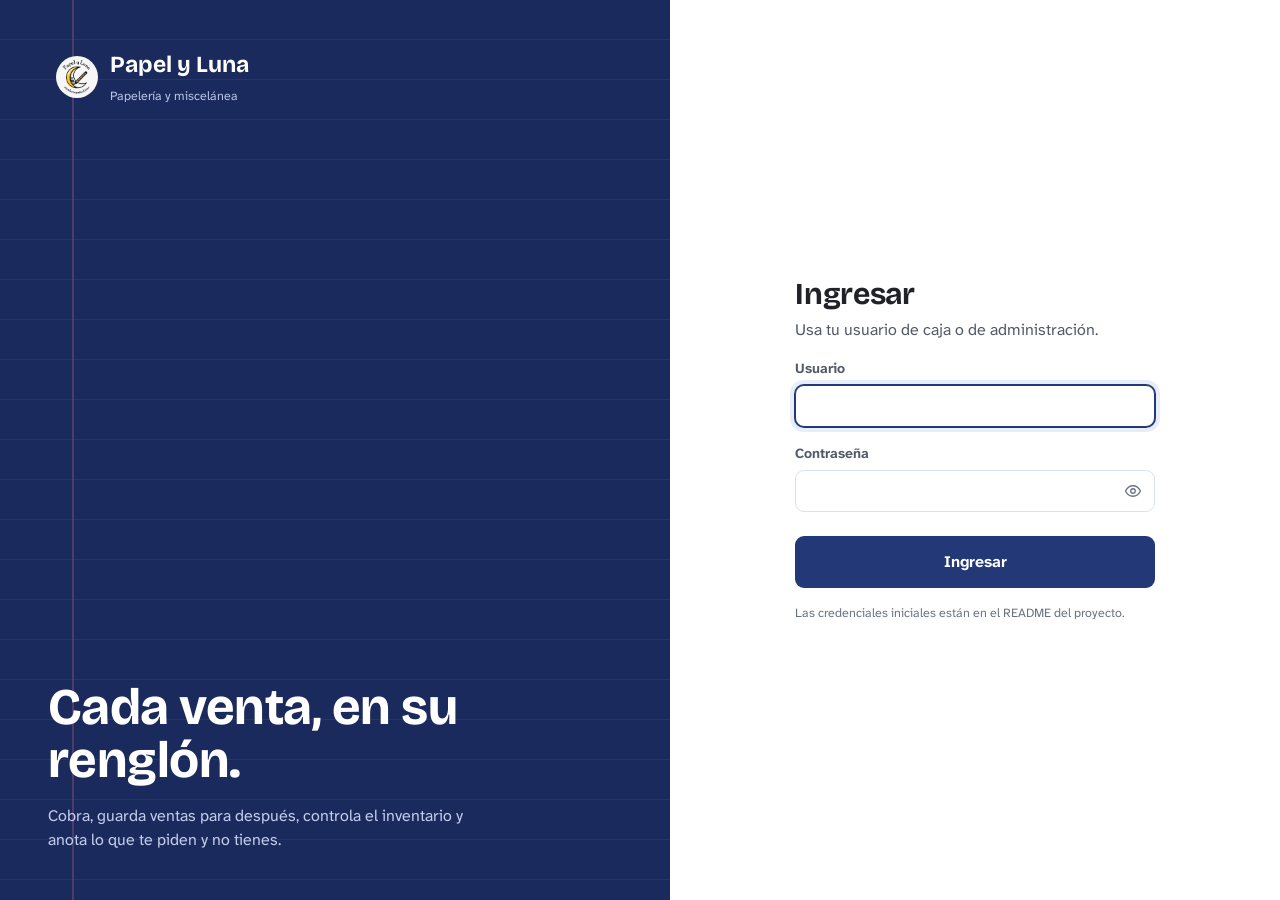
<file: frontend/index.html>
<!DOCTYPE html>
<html lang="es">
<head>
  <meta charset="UTF-8">
  <meta name="viewport" content="width=device-width, initial-scale=1.0">
  <title>Papel y Luna — Punto de venta</title>
  <meta name="theme-color" content="#1B2A5C">

  <!-- Sin sesión guardada no se muestra nada: directo al login -->
  <script>
    if (!localStorage.getItem("pos_sesion")) location.replace("login.html");
  </script>

  <link rel="preconnect" href="https://fonts.googleapis.com">
  <link rel="preconnect" href="https://fonts.gstatic.com" crossorigin>
  <link rel="stylesheet" href="https://fonts.googleapis.com/css2?family=Atkinson+Hyperlegible+Next:wght@400;700;800&family=Bricolage+Grotesque:opsz,wght@12..96,600;12..96,700;12..96,800&display=swap">
  <link rel="stylesheet" href="css/pos.css">
  <link rel="icon" href="img/logo.png">
</head>
<body>

  <!-- Íconos (se usan con <svg class="icono"><use href="#i-nombre"/></svg>) -->
  <svg width="0" height="0" style="position:absolute" aria-hidden="true">
    <symbol id="i-venta" viewBox="0 0 24 24"><path d="M6 3h12v18l-3-2-3 2-3-2-3 2z"/><path d="M9 8h6M9 12h6"/></symbol>
    <symbol id="i-ventas" viewBox="0 0 24 24"><path d="M4 6h16M4 12h16M4 18h10"/></symbol>
    <symbol id="i-productos" viewBox="0 0 24 24"><path d="m12 3 8 4.5v9L12 21l-8-4.5v-9z"/><path d="m4 7.5 8 4.5 8-4.5M12 12v9"/></symbol>
    <symbol id="i-compras" viewBox="0 0 24 24"><path d="M3 6h11v10H3zM14 9h4l3 3v4h-7"/><circle cx="7" cy="18" r="2"/><circle cx="17" cy="18" r="2"/></symbol>
    <symbol id="i-entidades" viewBox="0 0 24 24"><circle cx="9" cy="8" r="3.5"/><path d="M3 20c0-3.3 2.7-6 6-6s6 2.7 6 6"/><path d="M16 4.5a3.5 3.5 0 0 1 0 7M21 20c0-2.6-1.6-4.8-4-5.6"/></symbol>
    <symbol id="i-descuentos" viewBox="0 0 24 24"><path d="M3 12V4h8l10 10-8 8z"/><circle cx="7.5" cy="8.5" r="1.5"/></symbol>
    <symbol id="i-faltantes" viewBox="0 0 24 24"><path d="M8 4h8v3H8z"/><path d="M16 5h3v16H5V5h3"/><path d="M9 12h6M9 16h4"/></symbol>
    <symbol id="i-reportes" viewBox="0 0 24 24"><path d="M4 20V10M10 20V4M16 20v-7M22 20H2"/></symbol>
    <symbol id="i-buscar" viewBox="0 0 24 24"><circle cx="11" cy="11" r="7"/><path d="m20 20-4-4"/></symbol>
    <symbol id="i-editar" viewBox="0 0 24 24"><path d="M4 20h4L19 9l-4-4L4 16z"/><path d="m13.5 6.5 4 4"/></symbol>
    <symbol id="i-eliminar" viewBox="0 0 24 24"><path d="M4 7h16M10 11v6M14 11v6M6 7l1 13h10l1-13M9 7V4h6v3"/></symbol>
    <symbol id="i-salir" viewBox="0 0 24 24"><path d="M15 4h4v16h-4M10 8l-4 4 4 4M6 12h10"/></symbol>
    <symbol id="i-luna" viewBox="0 0 24 24"><path d="M20 14.5A8 8 0 1 1 9.5 4a6.5 6.5 0 0 0 10.5 10.5z"/></symbol>
    <symbol id="i-menu" viewBox="0 0 24 24"><path d="M4 7h16M4 12h16M4 17h16"/></symbol>
    <symbol id="i-cerrar" viewBox="0 0 24 24"><path d="M6 6l12 12M18 6 6 18"/></symbol>
    <symbol id="i-imprimir" viewBox="0 0 24 24"><path d="M7 9V3h10v6M7 17H4v-7h16v7h-3"/><path d="M7 14h10v7H7z"/></symbol>
    <symbol id="i-check" viewBox="0 0 24 24"><path d="m5 12 5 5 9-10"/></symbol>
    <symbol id="i-reembolso" viewBox="0 0 24 24"><path d="M9 14 4 9l5-5"/><path d="M4 9h10a6 6 0 0 1 0 12h-3"/></symbol>
    <symbol id="i-mas" viewBox="0 0 24 24"><path d="M12 5v14M5 12h14"/></symbol>
    <symbol id="i-recargar" viewBox="0 0 24 24"><path d="M20 12a8 8 0 1 1-2.3-5.7M20 4v5h-5"/></symbol>
    <symbol id="i-guardar" viewBox="0 0 24 24"><path d="M5 4h11l3 3v13H5z"/><path d="M8 4v5h7V4M8 20v-6h8v6"/></symbol>
    <symbol id="i-ojo" viewBox="0 0 24 24"><path d="M2 12s3.5-7 10-7 10 7 10 7-3.5 7-10 7S2 12 2 12z"/><circle cx="12" cy="12" r="3"/></symbol>
    <symbol id="i-nota" viewBox="0 0 24 24"><path d="M5 4h14v16H5z"/><path d="M9 9h6M9 13h6M9 17h3"/></symbol>
  </svg>

  <a href="#contenido-principal" class="solo-lector">Saltar al contenido</a>

  <div class="shell">

    <!-- ========== BARRA LATERAL ========== -->
    <aside class="rail" id="rail" aria-label="Menú principal">
      <div class="marca">
        <img src="img/logo.png" alt="">
        <div>
          <strong>Papel y Luna</strong>
          <span>Punto de venta</span>
        </div>
      </div>

      <nav class="app-nav" id="app-nav" aria-label="Módulos">
        <button type="button" data-ir="venta" data-titulo="Nueva venta"><svg class="icono"><use href="#i-venta"/></svg>Nueva venta</button>
        <button type="button" data-ir="ventas" data-titulo="Historial de ventas"><svg class="icono"><use href="#i-ventas"/></svg>Ventas</button>
        <button type="button" data-ir="faltantes" data-titulo="Faltantes"><svg class="icono"><use href="#i-faltantes"/></svg>Faltantes</button>

        <p class="nav-grupo">Inventario</p>
        <button type="button" data-ir="productos" data-titulo="Productos"><svg class="icono"><use href="#i-productos"/></svg>Productos</button>
        <button type="button" data-ir="compras" data-titulo="Compras" data-solo-admin><svg class="icono"><use href="#i-compras"/></svg>Compras</button>
        <button type="button" data-ir="descuentos" data-titulo="Descuentos"><svg class="icono"><use href="#i-descuentos"/></svg>Descuentos</button>
        <button type="button" data-ir="entidades" data-titulo="Clientes, categorías y proveedores"><svg class="icono"><use href="#i-entidades"/></svg>Clientes y más</button>

        <p class="nav-grupo" data-solo-admin>Negocio</p>
        <button type="button" data-ir="reportes" data-titulo="Reportes" data-solo-admin><svg class="icono"><use href="#i-reportes"/></svg>Reportes</button>
      </nav>

      <div class="rail-pie">
        <div class="usuario-tarjeta">
          <span class="avatar" id="usuario-inicial" aria-hidden="true">?</span>
          <div>
            <strong id="usuario-nombre">—</strong>
            <span id="usuario-rol"></span>
          </div>
        </div>
        <div class="rail-acciones">
          <button id="btn-tema" type="button" aria-pressed="false"><svg class="icono"><use href="#i-luna"/></svg><span>Modo oscuro</span></button>
          <button id="btn-salir" type="button"><svg class="icono"><use href="#i-salir"/></svg>Salir</button>
        </div>
      </div>
    </aside>
    <div class="velo" id="velo"></div>

    <!-- ========== CONTENIDO ========== -->
    <div class="contenido">
      <header class="topbar">
        <button type="button" class="btn-icono btn-menu" id="btn-menu" aria-label="Abrir menú" aria-controls="rail" aria-expanded="false"><svg class="icono"><use href="#i-menu"/></svg></button>
        <h1 id="titulo-vista">Nueva venta</h1>
        <p class="ayuda" data-vista-ayuda="venta"><span><kbd>/</kbd> buscar</span><span><kbd>Ctrl</kbd> + <kbd>Enter</kbd> cobrar</span></p>
      </header>

      <main class="app-layout vista-venta" id="contenido-principal" tabindex="-1">

        <!-- ========== VISTA: NUEVA VENTA ========== -->
        <section class="catalog-section" data-vista="venta" aria-labelledby="titulo-catalogo">
          <div class="search-bar" role="search">
            <svg class="icono"><use href="#i-buscar"/></svg>
            <label for="buscador" class="solo-lector">Buscar producto</label>
            <input type="search" id="buscador" placeholder="Buscar por nombre o código" autocomplete="off">
            <kbd aria-hidden="true">/</kbd>
          </div>

          <div class="catalog-cabecera">
            <h2 id="titulo-catalogo">Catálogo</h2>
            <p class="catalog-count" id="contador-productos" aria-live="polite"></p>
          </div>
          <div class="catalog-grid" id="catalogo-grid"></div>
        </section>

        <aside class="invoice-panel" data-vista="venta" aria-labelledby="titulo-venta">
          <div class="panel-titulo">
            <h2 id="titulo-venta">Venta actual</h2>
            <button id="btn-vaciar" class="btn-vaciar" type="button">Vaciar</button>
          </div>

          <div class="hoja-cuaderno">
            <div id="factura-lista" aria-live="polite"></div>
            <div id="factura-vacia"><p>Busca un producto y pulsa <strong>Agregar</strong>. Aparecerá aquí.</p></div>
          </div>

          <div class="venta-opciones">
            <div class="campo">
              <label for="cliente">Cliente</label>
              <select id="cliente"><option value="">Sin cliente</option></select>
            </div>
            <div class="campo">
              <label for="descuento">Descuento</label>
              <select id="descuento"><option value="">Sin descuento</option></select>
            </div>
          </div>

          <div class="payment-methods-section" role="group" aria-labelledby="titulo-pago">
            <p class="payment-title" id="titulo-pago">Método de pago</p>
            <div class="payment-buttons" id="metodos-pago"></div>
          </div>

          <div class="campo" id="campo-recibido">
            <label for="recibido">Recibido en efectivo</label>
            <input type="number" id="recibido" min="0" step="100" inputmode="numeric" placeholder="0">
          </div>

          <div class="invoice-totals">
            <div class="row"><span>Subtotal</span><span id="factura-subtotal">$0</span></div>
            <div class="row fila-descuento oculto" id="fila-descuento"><span id="factura-descuento-nombre">Descuento</span><span id="factura-descuento">-$0</span></div>
            <div class="row total"><span>Total</span><span id="factura-total" aria-live="polite">$0</span></div>
            <div class="row" id="fila-cambio"><span>Cambio</span><span id="factura-cambio">$0</span></div>
          </div>

          <div class="venta-botones">
            <button id="btn-cerrar" class="btn-cerrar" type="button">Cobrar</button>
            <button id="btn-guardar-abierta" class="btn-guardar-factura" type="button"><svg class="icono"><use href="#i-guardar"/></svg>Guardar para después</button>
          </div>

          <section class="historial-section" aria-labelledby="titulo-abiertas">
            <h2 id="titulo-abiertas">Ventas guardadas</h2>
            <div id="historial-lista">
              <p class="historial-vacio">No hay ventas guardadas.</p>
            </div>
          </section>
        </aside>

        <!-- ========== VISTA: HISTORIAL DE VENTAS ========== -->
        <section class="modulo-section oculto" id="seccion-historial-ventas" data-vista="ventas" aria-label="Historial de ventas">
          <div class="filtros">
            <div class="campo">
              <label for="filtro-venta-desde">Desde</label>
              <input type="date" id="filtro-venta-desde">
            </div>
            <div class="campo">
              <label for="filtro-venta-hasta">Hasta</label>
              <input type="date" id="filtro-venta-hasta">
            </div>
            <div class="campo">
              <label for="filtro-venta-metodo">Método de pago</label>
              <select id="filtro-venta-metodo">
                <option value="">Todos</option>
                <option value="Efectivo">Efectivo</option>
                <option value="Nequi">Nequi</option>
                <option value="Debe">Debe</option>
              </select>
            </div>
            <div class="campo">
              <label for="filtro-venta-cliente">Cliente</label>
              <select id="filtro-venta-cliente"><option value="">Todos los clientes</option></select>
            </div>
            <div class="campo">
              <label for="filtro-venta-marca">Estado</label>
              <select id="filtro-venta-marca">
                <option value="">Todas</option>
                <option value="corregida">Corregidas</option>
                <option value="reembolso">Con reembolso</option>
              </select>
            </div>
            <button id="btn-limpiar-filtros-venta" type="button" class="btn-vaciar">Quitar filtros</button>
          </div>

          <div class="modulo-titulo">
            <p class="catalog-count" id="historial-ventas-resumen" aria-live="polite"></p>
            <button id="btn-recargar-historial" type="button" class="btn-vaciar"><svg class="icono"><use href="#i-recargar"/></svg>Actualizar</button>
          </div>
          <div id="historial-ventas-lista" class="registro-lista"></div>
        </section>

        <!-- ========== VISTA: PRODUCTOS ========== -->
        <section class="modulo-section oculto" id="seccion-productos" data-vista="productos" aria-label="Productos">
          <div class="modulo-titulo">
            <div class="campo" style="flex: 1; max-width: 420px;">
              <label for="buscador-productos">Buscar</label>
              <input type="search" id="buscador-productos" placeholder="Nombre o código">
            </div>
            <div class="modulo-titulo-acciones">
              <button id="btn-recargar-productos" type="button" class="btn-vaciar"><svg class="icono"><use href="#i-recargar"/></svg>Actualizar</button>
              <button id="btn-nuevo-producto" type="button" class="btn-add" data-solo-admin><svg class="icono"><use href="#i-mas"/></svg>Nuevo producto</button>
            </div>
          </div>
          <div id="productos-lista" class="registro-lista"></div>
        </section>

        <!-- ========== VISTA: COMPRAS (solo admin) ========== -->
        <section class="modulo-section oculto" data-vista="compras" data-solo-admin aria-labelledby="titulo-registrar-compra">
          <h2 id="titulo-registrar-compra">Registrar una compra</h2>
          <p class="nota-rol">Al registrarla se suma el stock y se actualiza el costo de cada producto.</p>

          <div class="fila-campos">
            <div class="campo">
              <label for="compra-proveedor">Proveedor</label>
              <select id="compra-proveedor"><option value="">Elige un proveedor</option></select>
            </div>
            <div class="campo">
              <label for="compra-producto">Producto</label>
              <select id="compra-producto"><option value="">Elige un producto</option></select>
            </div>
          </div>
          <div class="fila-campos">
            <div class="campo campo-corto">
              <label for="compra-cantidad">Cantidad</label>
              <input type="number" id="compra-cantidad" min="1" value="1" inputmode="numeric">
            </div>
            <div class="campo campo-corto">
              <label for="compra-costo">Costo unitario</label>
              <input type="number" id="compra-costo" min="0" placeholder="0" inputmode="numeric">
            </div>
            <button id="btn-agregar-item-compra" type="button" class="btn-vaciar"><svg class="icono"><use href="#i-mas"/></svg>Agregar a la compra</button>
          </div>

          <div id="compra-items-lista" class="compra-items"></div>

          <div class="compra-pie">
            <p>Total de la compra <strong class="marcado" id="compra-total-txt">$0</strong></p>
            <button id="btn-guardar-compra" type="button" class="btn-cerrar btn-auto">Registrar compra</button>
          </div>

          <div class="subseccion">
            <div class="modulo-titulo">
              <h2>Compras registradas</h2>
              <button id="btn-recargar-compras" type="button" class="btn-vaciar"><svg class="icono"><use href="#i-recargar"/></svg>Actualizar</button>
            </div>
            <div class="filtros">
              <div class="campo">
                <label for="filtro-compra-proveedor">Proveedor</label>
                <select id="filtro-compra-proveedor"><option value="">Todos los proveedores</option></select>
              </div>
              <div class="campo">
                <label for="filtro-compra-desde">Desde</label>
                <input type="date" id="filtro-compra-desde">
              </div>
              <div class="campo">
                <label for="filtro-compra-hasta">Hasta</label>
                <input type="date" id="filtro-compra-hasta">
              </div>
            </div>
            <p class="catalog-count" id="historial-compras-resumen" aria-live="polite"></p>
            <div id="historial-compras-lista" class="registro-lista"></div>
          </div>
        </section>

        <!-- ========== VISTA: ENTIDADES ========== -->
        <section class="modulo-section oculto" data-vista="entidades" aria-label="Clientes, categorías y proveedores">
          <div class="pestanas" role="group" aria-label="Qué listado ver">
            <button id="tab-clientes" type="button" class="btn-payment selected">Clientes</button>
            <button id="tab-categorias" type="button" class="btn-payment">Categorías</button>
            <button id="tab-proveedores" type="button" class="btn-payment">Proveedores</button>
          </div>
          <p class="nota-rol" id="nota-entidades"></p>

          <form id="form-entidades" class="form-linea">
            <input type="hidden" id="entidad-id">
            <div class="campo">
              <label for="entidad-nombre">Nombre</label>
              <input type="text" id="entidad-nombre" required autocomplete="off">
            </div>
            <div class="campo campo-extra campo-proveedor">
              <label for="entidad-nit">NIT</label>
              <input type="text" id="entidad-nit" autocomplete="off">
            </div>
            <div class="campo campo-extra">
              <label for="entidad-telefono">Teléfono</label>
              <input type="tel" id="entidad-telefono" autocomplete="off">
            </div>
            <div class="campo campo-extra">
              <label for="entidad-correo">Correo</label>
              <input type="email" id="entidad-correo" autocomplete="off">
            </div>
            <button id="btn-guardar-entidad" type="submit" class="btn-add">Guardar</button>
            <button id="btn-cancelar-entidad" type="button" class="btn-vaciar oculto">Cancelar</button>
          </form>

          <div id="entidades-lista" class="registro-lista"></div>
        </section>

        <!-- ========== VISTA: DESCUENTOS ========== -->
        <section class="modulo-section oculto" data-vista="descuentos" aria-label="Descuentos">
          <div class="modulo-titulo">
            <p class="nota-rol">Se aplican al total de la venta, uno por venta. En "Nueva venta" se eligen en el campo Descuento.</p>
            <button id="btn-recargar-descuentos" type="button" class="btn-vaciar"><svg class="icono"><use href="#i-recargar"/></svg>Actualizar</button>
          </div>

          <form id="form-descuento" class="form-linea" data-solo-admin>
            <input type="hidden" id="descuento-id">
            <div class="campo">
              <label for="descuento-nombre">Nombre</label>
              <input type="text" id="descuento-nombre" placeholder="Cliente frecuente" autocomplete="off">
            </div>
            <div class="campo campo-corto">
              <label for="descuento-tipo">Tipo</label>
              <select id="descuento-tipo">
                <option value="porcentaje">Porcentaje (%)</option>
                <option value="valor">Valor fijo ($)</option>
              </select>
            </div>
            <div class="campo campo-corto">
              <label for="descuento-valor">Valor</label>
              <input type="number" id="descuento-valor" min="1" step="1" placeholder="10" inputmode="numeric">
            </div>
            <button id="btn-guardar-descuento" type="submit" class="btn-add">Crear descuento</button>
            <button id="btn-cancelar-descuento" type="button" class="btn-vaciar oculto">Cancelar</button>
          </form>

          <div id="descuentos-lista" class="registro-lista"></div>
        </section>

        <!-- ========== VISTA: FALTANTES ========== -->
        <section class="modulo-section oculto" data-vista="faltantes" aria-label="Faltantes">
          <div class="modulo-titulo">
            <p class="nota-rol">Lo que un cliente pidió y no había. Sirve para saber qué comprar.</p>
            <div class="modulo-titulo-acciones">
              <button id="btn-recargar-faltantes" type="button" class="btn-vaciar"><svg class="icono"><use href="#i-recargar"/></svg>Actualizar</button>
              <button id="btn-nuevo-faltante" type="button" class="btn-add"><svg class="icono"><use href="#i-mas"/></svg>Anotar faltante</button>
            </div>
          </div>

          <div class="filtros">
            <div class="campo">
              <label for="filtro-faltante-tipo">Tipo</label>
              <select id="filtro-faltante-tipo">
                <option value="">Todos</option>
                <option value="agotado">Agotado</option>
                <option value="inexistente">No lo vendemos</option>
              </select>
            </div>
            <div class="campo">
              <label for="filtro-faltante-proveedor">Proveedor</label>
              <select id="filtro-faltante-proveedor"><option value="">Todos</option></select>
            </div>
            <div class="campo">
              <label for="filtro-faltante-estado">Estado</label>
              <select id="filtro-faltante-estado">
                <option value="pendiente">Pendientes</option>
                <option value="resuelto">Resueltos</option>
                <option value="">Todos</option>
              </select>
            </div>
          </div>

          <p class="catalog-count" id="faltantes-resumen" aria-live="polite"></p>
          <div id="faltantes-lista" class="registro-lista"></div>

          <div class="subseccion">
            <h2>Qué pedir en la próxima compra</h2>
            <p class="nota-rol">Faltantes pendientes agrupados por proveedor. Los nombres parecidos se suman: "Cofias" y "cofia" cuentan como uno.</p>
            <div id="faltantes-para-compras"></div>
          </div>
        </section>

        <!-- ========== VISTA: REPORTES (solo admin) ========== -->
        <section class="modulo-section oculto" data-vista="reportes" data-solo-admin aria-label="Reportes">
          <div class="filtros">
            <div class="campo">
              <label for="reporte-desde">Desde</label>
              <input type="date" id="reporte-desde">
            </div>
            <div class="campo">
              <label for="reporte-hasta">Hasta</label>
              <input type="date" id="reporte-hasta">
            </div>
            <div class="atajos-fecha" role="group" aria-label="Rangos rápidos">
              <button type="button" class="btn-vaciar" data-rango="hoy">Hoy</button>
              <button type="button" class="btn-vaciar" data-rango="7">Últimos 7 días</button>
              <button type="button" class="btn-vaciar" data-rango="mes">Este mes</button>
            </div>
            <button id="btn-generar-reportes" type="button" class="btn-add">Ver reportes</button>
          </div>

          <div class="reportes-grid" id="reportes-contenido" aria-live="polite">
            <p class="historial-vacio">Elige un rango de fechas y pulsa "Ver reportes".</p>
          </div>
        </section>

      </main>
    </div>
  </div>

  <!-- En celular el panel de venta queda debajo del catálogo: este botón lleva a él -->
  <button type="button" id="btn-ir-venta" class="ir-venta-movil" data-vista="venta">
    <span id="ir-venta-items">Venta vacía</span>
    <span class="marcado" id="ir-venta-total">$0</span>
  </button>

  <!-- Ventana emergente (factura, corrección, reembolso, formularios) -->
  <div id="modal" class="modal-overlay oculto">
    <div class="modal-card modal-grande" id="modal-contenido" role="dialog" aria-modal="true" tabindex="-1"></div>
  </div>

  <!-- Diálogo de confirmación (encima del modal) -->
  <div id="dialogo" class="modal-overlay oculto" style="z-index: 250;">
    <div class="modal-card dialogo-card" role="alertdialog" aria-modal="true" aria-labelledby="dialogo-titulo" aria-describedby="dialogo-texto">
      <h3 id="dialogo-titulo"></h3>
      <p id="dialogo-texto"></p>
      <div class="modal-buttons">
        <button type="button" class="btn-modal-secundario" id="dialogo-cancelar"></button>
        <button type="button" class="btn-modal-primario" id="dialogo-aceptar"></button>
      </div>
    </div>
  </div>

  <div id="notificacion" class="toast" role="status" aria-live="polite"></div>

  <script type="module" src="js/main.js"></script>
</body>
</html>
</file>
<file: frontend/css/pos.css>
/* ==========================================================================
   POS Papel y Luna — sistema visual
   Idea: útiles escolares. Tinta de esfero, papel, renglones de cuaderno y un
   solo acento fuerte: el resaltador amarillo (marca el total y el módulo activo).
   ========================================================================== */

/* ---------- 1. Tokens ---------- */
:root {
  /* Color */
  --papel: #F4F6FA;          /* fondo de la aplicación */
  --hoja: #FFFFFF;           /* superficies */
  --hoja-2: #F8F9FC;         /* superficie hundida (filas, inputs de solo lectura) */
  --tinta: #233876;          /* acción principal, barra lateral */
  --tinta-2: #2F4AA0;        /* hover de la acción principal */
  --tinta-suave: #E8EDFA;    /* fondos seleccionados */
  --grafito: #1F2328;        /* texto principal */
  --grafito-2: #535B69;      /* texto secundario (7:1 sobre blanco) */
  --grafito-3: #6B7383;      /* texto auxiliar (4.8:1 sobre blanco) */
  --renglon: #DCE2EC;        /* bordes y divisiones */
  --renglon-azul: #C9D6F2;   /* renglones del cuaderno */
  --resaltador: #FFE45E;     /* el acento: total, módulo activo */
  --resaltador-texto: #3A3000;
  --margen: #C8324B;         /* rojo del margen: peligro / error */
  --margen-suave: #FCECEF;
  --exito: #1E7B4F;
  --exito-suave: #E5F4EC;
  --aviso: #8A5A00;
  --aviso-suave: #FFF4D6;

  /* Resaltadores por categoría (fondos de las fichas de producto) */
  --tono-0: #FFF1A8; --tono-1: #FFD6E5; --tono-2: #CFE6FF;
  --tono-3: #D4F5DD; --tono-4: #FFE0C2; --tono-5: #E6DCFF;

  /* Tipografía */
  --fuente-titulo: "Bricolage Grotesque", "Segoe UI", system-ui, sans-serif;
  --fuente-ui: "Atkinson Hyperlegible Next", "Atkinson Hyperlegible", system-ui, -apple-system, "Segoe UI", sans-serif;

  /* Escala tipográfica (razón 1.2) */
  --t-xs: 0.78rem;
  --t-sm: 0.875rem;
  --t-md: 1rem;
  --t-lg: 1.2rem;
  --t-xl: 1.44rem;
  --t-2xl: 1.9rem;

  /* Espacio, radios, sombra */
  --e-1: 4px; --e-2: 8px; --e-3: 12px; --e-4: 16px; --e-5: 24px; --e-6: 32px;
  --r-panel: 14px;
  --r-control: 9px;
  --sombra-flotante: 0 12px 40px rgba(20, 30, 60, 0.18);
  --foco: 0 0 0 3px var(--hoja), 0 0 0 5px var(--tinta);

  --rail: 236px;
  --cuaderno: 400px;
}

body.dark-mode {
  --papel: #11151D;
  --hoja: #1A1F29;
  --hoja-2: #151A23;
  --tinta: #7E9BFF;
  --tinta-2: #9CB2FF;
  --tinta-suave: #232C45;
  --grafito: #E9ECF2;
  --grafito-2: #B0B7C5;
  --grafito-3: #959DAD;
  --renglon: #2C3442;
  --renglon-azul: #26324D;
  --margen: #FF7A8E;
  --margen-suave: #3A1E25;
  --exito: #5FD39A;
  --exito-suave: #17301F;
  --aviso: #F5C35B;
  --aviso-suave: #33290F;
  --tono-0: #4A4318; --tono-1: #4A2533; --tono-2: #1E3550;
  --tono-3: #1F4029; --tono-4: #4A3218; --tono-5: #33284D;
  --sombra-flotante: 0 12px 40px rgba(0, 0, 0, 0.5);
}

/* ---------- 2. Base ---------- */
*, *::before, *::after { box-sizing: border-box; }
html { -webkit-text-size-adjust: 100%; }
body {
  margin: 0;
  background: var(--papel);
  color: var(--grafito);
  font-family: var(--fuente-ui);
  font-size: var(--t-md);
  line-height: 1.5;
  -webkit-font-smoothing: antialiased;
  font-variant-numeric: tabular-nums;
}
h1, h2, h3, h4 { font-family: var(--fuente-titulo); line-height: 1.15; margin: 0; letter-spacing: -0.01em; }
p { margin: 0; }
img { max-width: 100%; display: block; }
button, input, select, textarea { font: inherit; color: inherit; }
button { cursor: pointer; }
:focus-visible { outline: none; box-shadow: var(--foco); border-radius: var(--r-control); }
.oculto { display: none !important; }
.solo-lector {
  position: absolute; width: 1px; height: 1px; margin: -1px; overflow: hidden;
  clip: rect(0 0 0 0); white-space: nowrap; border: 0;
}
.icono { width: 18px; height: 18px; flex-shrink: 0; stroke: currentColor; fill: none; stroke-width: 1.8; stroke-linecap: round; stroke-linejoin: round; }
kbd {
  font-family: var(--fuente-ui); font-size: 0.72rem; padding: 1px 6px; border-radius: 5px;
  border: 1px solid var(--renglon); border-bottom-width: 2px; background: var(--hoja); color: var(--grafito-2);
}
@media (prefers-reduced-motion: reduce) {
  *, *::before, *::after { transition: none !important; animation: none !important; scroll-behavior: auto !important; }
}
body[data-rol="cajero"] [data-solo-admin] { display: none !important; }

/* ---------- 3. Botones ---------- */
.btn, .btn-add, .btn-cerrar, .btn-guardar-factura, .btn-vaciar, .btn-recuperar,
.btn-modal-secundario, .btn-imprimir, .btn-modal-primario {
  display: inline-flex; align-items: center; justify-content: center; gap: var(--e-2);
  min-height: 40px; padding: 0 var(--e-4);
  border-radius: var(--r-control); border: 1px solid transparent;
  font-weight: 700; font-size: var(--t-sm); line-height: 1; white-space: nowrap;
  transition: background-color .15s ease, border-color .15s ease, color .15s ease;
}
/* Principal: tinta */
.btn-add, .btn-cerrar, .btn-modal-primario { background: var(--tinta); color: #fff; }
body.dark-mode .btn-add, body.dark-mode .btn-cerrar, body.dark-mode .btn-modal-primario { color: #0E1630; }
.btn-add:hover, .btn-cerrar:hover:not(:disabled), .btn-modal-primario:hover { background: var(--tinta-2); }
/* Secundario */
.btn-vaciar, .btn-modal-secundario, .btn-imprimir, .btn-guardar-factura {
  background: var(--hoja); border-color: var(--renglon); color: var(--grafito);
}
.btn-vaciar:hover, .btn-modal-secundario:hover, .btn-imprimir:hover, .btn-guardar-factura:hover {
  border-color: var(--grafito-3); background: var(--hoja-2);
}
/* Énfasis suave (Retomar, Ver factura) */
.btn-recuperar { background: var(--tinta-suave); color: var(--tinta); }
.btn-recuperar:hover { border-color: var(--tinta); }
.btn-peligro, .btn-eliminar-producto { color: var(--margen) !important; }
.btn-peligro:hover { border-color: var(--margen) !important; background: var(--margen-suave) !important; }
button:disabled { opacity: .55; cursor: not-allowed; }

/* Botón solo-ícono */
.btn-eliminar, .btn-icono {
  display: inline-grid; place-items: center; width: 36px; height: 36px; padding: 0;
  border: 1px solid transparent; border-radius: var(--r-control); background: transparent; color: var(--grafito-3);
}
.btn-eliminar:hover, .btn-icono:hover { background: var(--hoja-2); color: var(--margen); border-color: var(--renglon); }
.btn-eliminar[data-accion="editar"]:hover { color: var(--tinta); }

@media (pointer: coarse) {
  .btn-add, .btn-cerrar, .btn-vaciar, .btn-recuperar, .btn-modal-secundario, .btn-imprimir,
  .btn-guardar-factura, .btn-payment { min-height: 44px; }
  .btn-eliminar, .btn-icono { width: 44px; height: 44px; }
}

/* ---------- 4. Formularios ---------- */
.campo { display: flex; flex-direction: column; gap: 6px; min-width: 0; }
.campo label, .etiqueta { font-size: var(--t-sm); font-weight: 700; color: var(--grafito-2); }
.campo input, .campo select, .campo textarea,
.search-bar input, .editor-linea input[type="number"], .qty-input {
  width: 100%; min-height: 42px; padding: 0 var(--e-3);
  background: var(--hoja); color: var(--grafito);
  border: 1px solid var(--renglon); border-radius: var(--r-control);
  transition: border-color .15s ease;
}
.campo input:hover, .campo select:hover { border-color: var(--grafito-3); }
.campo input:focus-visible, .campo select:focus-visible, .search-bar input:focus-visible,
.qty-input:focus-visible, .editor-linea input:focus-visible {
  border-color: var(--tinta); box-shadow: 0 0 0 1px var(--tinta), 0 0 0 5px var(--tinta-suave); border-radius: var(--r-control);
}
.campo select { appearance: none; padding-right: 36px;
  background-image: url("data:image/svg+xml,%3Csvg xmlns='http://www.w3.org/2000/svg' viewBox='0 0 24 24' fill='none' stroke='%236B7383' stroke-width='2' stroke-linecap='round'%3E%3Cpath d='m6 9 6 6 6-6'/%3E%3C/svg%3E");
  background-repeat: no-repeat; background-position: right 10px center; background-size: 18px; }
input[type="number"] { font-variant-numeric: tabular-nums; }
.check-linea { display: flex; align-items: center; gap: var(--e-2); font-size: var(--t-sm); cursor: pointer; }
.check-linea input { width: 18px; height: 18px; accent-color: var(--tinta); }

/* ---------- 5. Estructura: barra lateral + contenido ---------- */
.shell { display: grid; grid-template-columns: var(--rail) 1fr; min-height: 100vh; }

.rail {
  position: sticky; top: 0; height: 100vh;
  display: flex; flex-direction: column; gap: var(--e-5);
  padding: var(--e-5) var(--e-4);
  background: #1B2A5C; color: #E7ECFA;
}
body.dark-mode .rail { background: #0C1018; border-right: 1px solid var(--renglon); }
.marca { display: flex; align-items: center; gap: var(--e-3); padding: 0 var(--e-2); }
.marca img { width: 42px; height: 42px; border-radius: 50%; background: #fff; }
.marca strong { display: block; font-family: var(--fuente-titulo); font-size: var(--t-lg); color: #fff; }
.marca span { font-size: var(--t-xs); color: #B9C4E6; }

.app-nav { display: flex; flex-direction: column; gap: 2px; }
.app-nav button {
  display: flex; align-items: center; gap: var(--e-3);
  width: 100%; min-height: 42px; padding: 0 var(--e-3);
  border: 0; border-radius: var(--r-control); background: transparent;
  color: #D5DDF5; font-weight: 700; font-size: var(--t-sm); text-align: left;
}
.app-nav button:hover { background: rgba(255, 255, 255, 0.08); color: #fff; }
.app-nav button:focus-visible { box-shadow: 0 0 0 2px var(--resaltador); }
/* Módulo activo: trazo de resaltador */
.app-nav button.selected { background: var(--resaltador); color: var(--resaltador-texto); }
.app-nav .nav-grupo { margin: var(--e-4) var(--e-3) var(--e-1); font-size: var(--t-xs); color: #97A6D3; font-weight: 700; }

.rail-pie { margin-top: auto; display: flex; flex-direction: column; gap: var(--e-3); }
.usuario-tarjeta { display: flex; align-items: center; gap: var(--e-3); padding: var(--e-3); border-radius: var(--r-control); background: rgba(255,255,255,0.06); }
.avatar {
  width: 36px; height: 36px; border-radius: 50%; display: grid; place-items: center;
  background: var(--resaltador); color: var(--resaltador-texto); font-weight: 800; font-family: var(--fuente-titulo);
}
.usuario-tarjeta strong { display: block; font-size: var(--t-sm); color: #fff; line-height: 1.2; }
.usuario-tarjeta span { font-size: var(--t-xs); color: #B9C4E6; }
.rail-acciones { display: flex; gap: var(--e-2); }
.rail-acciones button {
  flex: 1; min-height: 38px; display: inline-flex; align-items: center; justify-content: center; gap: 6px;
  border-radius: var(--r-control); border: 1px solid rgba(255,255,255,0.18); background: transparent;
  color: #E7ECFA; font-weight: 700; font-size: var(--t-xs);
}
.rail-acciones button:hover { background: rgba(255,255,255,0.08); }

.velo { display: none; }
.contenido { min-width: 0; display: flex; flex-direction: column; }
.topbar {
  display: flex; align-items: center; gap: var(--e-3);
  padding: var(--e-4) var(--e-6); min-height: 72px;
  border-bottom: 1px solid var(--renglon); background: var(--hoja);
  position: sticky; top: 0; z-index: 40;
}
.topbar h1 { font-size: var(--t-xl); }
.topbar .ayuda { margin-left: auto; font-size: var(--t-xs); color: var(--grafito-3); display: flex; gap: var(--e-3); align-items: center; }
.btn-menu { display: none; }

.app-layout { padding: var(--e-5) var(--e-6) var(--e-6); display: grid; gap: var(--e-5); align-items: start; }
.app-layout.vista-venta { grid-template-columns: minmax(0, 1fr) var(--cuaderno); }

/* ---------- 6. Catálogo ---------- */
.catalog-section { min-width: 0; }
.search-bar { position: relative; margin-bottom: var(--e-4); }
.search-bar .icono { position: absolute; left: 14px; top: 50%; transform: translateY(-50%); color: var(--grafito-3); width: 20px; height: 20px; }
.search-bar input { min-height: 50px; padding-left: 44px; padding-right: 64px; font-size: var(--t-md); border-radius: 12px; }
.search-bar kbd { position: absolute; right: 12px; top: 50%; transform: translateY(-50%); }

.catalog-cabecera { display: flex; align-items: baseline; justify-content: space-between; gap: var(--e-3); margin-bottom: var(--e-3); }
.catalog-cabecera h2 { font-size: var(--t-lg); }
.catalog-count { font-size: var(--t-sm); color: var(--grafito-3); }

.catalog-grid { display: grid; grid-template-columns: repeat(auto-fill, minmax(196px, 1fr)); gap: var(--e-3); }

.product-card {
  display: grid; grid-template-rows: auto 1fr auto; gap: var(--e-3);
  padding: var(--e-3); background: var(--hoja);
  border: 1px solid var(--renglon); border-radius: var(--r-panel);
  transition: border-color .15s ease;
}
.product-card:hover { border-color: var(--grafito-3); }
.product-card.sin-stock { background: var(--hoja-2); }
.product-left { display: flex; align-items: center; gap: var(--e-3); }
.product-photo {
  width: 44px; height: 44px; flex-shrink: 0; border-radius: 10px;
  display: grid; place-items: center;
  background: var(--tono, var(--tono-0)); color: var(--grafito);
  font-family: var(--fuente-titulo); font-weight: 700; font-size: var(--t-md);
}
.product-category { font-size: var(--t-xs); color: var(--grafito-3); font-weight: 700; }
.product-info { min-width: 0; }
.product-name { font-family: var(--fuente-ui); font-size: var(--t-md); font-weight: 700; line-height: 1.25; }
.product-stock { margin-top: 4px; font-size: var(--t-xs); color: var(--grafito-3); display: flex; align-items: center; gap: 6px; }
.product-stock::before { content: ""; width: 7px; height: 7px; border-radius: 50%; background: var(--exito); }
.product-stock.poco { color: var(--aviso); }
.product-stock.poco::before { background: #E0A100; }
.product-stock.agotado { color: var(--margen); font-weight: 700; }
.product-stock.agotado::before { background: var(--margen); }
.product-right { display: flex; align-items: center; justify-content: space-between; gap: var(--e-2); }
.product-price { font-family: var(--fuente-titulo); font-size: var(--t-lg); font-weight: 700; }
.product-actions { display: flex; gap: 6px; align-items: center; }
.qty-input { width: 52px; min-height: 40px; padding: 0 6px; text-align: center; }
.product-actions .btn-add, .product-actions .btn-faltante { flex: 1; padding: 0 var(--e-3); }
.product-actions .btn-add .icono, .product-actions .btn-faltante .icono { width: 16px; height: 16px; }

.catalog-empty, .estado-carga, .estado-error, .historial-vacio {
  grid-column: 1 / -1; padding: var(--e-6) var(--e-4); text-align: center; color: var(--grafito-2);
  display: flex; flex-direction: column; align-items: center; gap: var(--e-3); font-size: var(--t-sm);
}
.estado-error p { color: var(--margen); font-weight: 700; }
.historial-vacio { padding: var(--e-5) var(--e-3); }

/* Esqueleto de carga */
.esqueleto { height: 148px; border-radius: var(--r-panel); background: linear-gradient(90deg, var(--hoja) 0%, var(--hoja-2) 50%, var(--hoja) 100%); background-size: 200% 100%; border: 1px solid var(--renglon); animation: brillo 1.2s linear infinite; }
@keyframes brillo { to { background-position: -200% 0; } }

/* ---------- 7. El cuaderno: venta en curso ---------- */
.invoice-panel {
  position: sticky; top: 96px;
  display: flex; flex-direction: column; gap: var(--e-4);
  max-height: calc(100vh - 116px); overflow-y: auto;
  padding: var(--e-5) var(--e-5) var(--e-5);
  background: var(--hoja); border: 1px solid var(--renglon); border-radius: var(--r-panel);
  scrollbar-width: thin;
}
.invoice-panel > * { flex-shrink: 0; }   /* con scroll, nada se encoge ni se encima */
.panel-titulo { display: flex; align-items: center; justify-content: space-between; gap: var(--e-2); }
.panel-titulo h2 { font-size: var(--t-xl); }
.panel-titulo .btn-vaciar { min-height: 34px; padding: 0 var(--e-3); font-size: var(--t-xs); }

/* Hoja rayada con margen rojo */
.hoja-cuaderno {
  --alto-renglon: 40px;
  position: relative;
  margin: 0 calc(var(--e-5) * -1);
  padding: 0 var(--e-5) 0 52px;
  min-height: calc(var(--alto-renglon) * 3);
  background:
    linear-gradient(to right, transparent 38px, var(--margen) 38px, var(--margen) 39.5px, transparent 39.5px),
    repeating-linear-gradient(to bottom, transparent 0, transparent calc(var(--alto-renglon) - 1px), var(--renglon-azul) calc(var(--alto-renglon) - 1px), var(--renglon-azul) var(--alto-renglon));
  border-top: 1px solid var(--renglon-azul);
}
/* Cada producto ocupa dos renglones: nombre y subtotal arriba; cantidad y acciones abajo */
.factura-linea {
  display: grid; grid-template-columns: auto 1fr auto auto;
  grid-template-rows: repeat(2, var(--alto-renglon));
  grid-template-areas: "nombre nombre nombre subtotal" "cantidad . editar eliminar";
  align-items: center; column-gap: var(--e-2); font-size: var(--t-sm);
}
.factura-linea-nombre { grid-area: nombre; font-weight: 700; line-height: 1.2; overflow: hidden; text-overflow: ellipsis; white-space: nowrap; font-size: var(--t-md); }
.factura-linea-subtotal { grid-area: subtotal; text-align: right; font-weight: 700; font-size: var(--t-md); }
.factura-linea-cantidad { grid-area: cantidad; display: inline-flex; align-items: center; border: 1px solid var(--renglon); border-radius: var(--r-control); background: var(--hoja); }
.factura-linea-cantidad button { width: 32px; height: 30px; border: 0; background: transparent; font-weight: 800; color: var(--grafito-2); border-radius: var(--r-control); }
.factura-linea-cantidad button:hover { color: var(--tinta); background: var(--tinta-suave); }
.factura-linea-cantidad span { min-width: 28px; text-align: center; font-weight: 700; }
.factura-linea [data-accion="editar"] { grid-area: editar; }
.factura-linea [data-accion="eliminar"] { grid-area: eliminar; }
.factura-linea .btn-eliminar { width: 32px; height: 32px; }
#factura-vacia { min-height: calc(var(--alto-renglon) * 3); display: flex; align-items: center; color: var(--grafito-3); font-size: var(--t-sm); line-height: var(--alto-renglon); }
#factura-vacia p { line-height: 1.5; }

.venta-opciones { display: grid; grid-template-columns: 1fr 1fr; gap: var(--e-3); }

.payment-methods-section { display: flex; flex-direction: column; gap: 6px; }
.payment-title { font-size: var(--t-sm); font-weight: 700; color: var(--grafito-2); }
.payment-buttons { display: grid; grid-template-columns: repeat(3, 1fr); padding: 3px; gap: 3px; border-radius: 11px; background: var(--hoja-2); border: 1px solid var(--renglon); }
.btn-payment {
  min-height: 38px; border: 0; border-radius: 8px; background: transparent;
  color: var(--grafito-2); font-weight: 700; font-size: var(--t-sm);
}
.btn-payment:hover { color: var(--grafito); }
.btn-payment.selected { background: var(--hoja); color: var(--tinta); box-shadow: 0 1px 3px rgba(20,30,60,.14), inset 0 0 0 1px var(--renglon); }
/* Pestañas y selector de tipo reusan .btn-payment */
.pestanas, .selector-tipo { display: inline-grid; grid-auto-flow: column; padding: 3px; gap: 3px; border-radius: 11px; background: var(--hoja-2); border: 1px solid var(--renglon); }
.pestanas .btn-payment, .selector-tipo .btn-payment { padding: 0 var(--e-4); }

.invoice-totals { display: flex; flex-direction: column; gap: 6px; padding-top: var(--e-3); border-top: 1px dashed var(--renglon); }
.invoice-totals .row { display: flex; justify-content: space-between; gap: var(--e-3); font-size: var(--t-sm); color: var(--grafito-2); }
.invoice-totals .row.total { align-items: baseline; color: var(--grafito); margin: var(--e-1) 0; }
.invoice-totals .row.total span:first-child { font-family: var(--fuente-titulo); font-size: var(--t-lg); font-weight: 700; }
/* El total, marcado con resaltador */
.invoice-totals .row.total span:last-child, .marcado {
  font-family: var(--fuente-titulo); font-size: var(--t-2xl); font-weight: 800; color: var(--grafito);
  padding: 0 6px; margin-right: -6px;
  background: linear-gradient(100deg, transparent 2%, var(--resaltador) 4%, var(--resaltador) 96%, transparent 98%) 0 62% / 100% 58% no-repeat;
}
body.dark-mode .invoice-totals .row.total span:last-child, body.dark-mode .marcado { color: var(--resaltador-texto); background-size: 100% 80%; background-position: 0 70%; }
.fila-descuento span:last-child { color: var(--exito); font-weight: 700; }
.venta-botones { display: grid; grid-template-columns: 1fr; gap: var(--e-2); }
.btn-cerrar { min-height: 52px; font-size: var(--t-md); width: 100%; }
.btn-cerrar kbd { background: rgba(255,255,255,.14); border-color: rgba(255,255,255,.3); color: #fff; }
.btn-guardar-factura { width: 100%; }

.historial-section { display: flex; flex-direction: column; gap: var(--e-2); padding-top: var(--e-3); border-top: 1px solid var(--renglon); }
.historial-section h2 { font-size: var(--t-md); }
.factura-card { display: flex; align-items: center; justify-content: space-between; gap: var(--e-2); padding: var(--e-2) var(--e-3); border-radius: var(--r-control); background: var(--hoja-2); border: 1px solid var(--renglon); }
.factura-card h3 { font-size: var(--t-md); }
.factura-card p { font-size: var(--t-xs); color: var(--grafito-3); }

/* ---------- 8. Módulos (listas, filtros) ---------- */
.modulo-section {
  grid-column: 1 / -1; min-width: 0;
  background: var(--hoja); border: 1px solid var(--renglon); border-radius: var(--r-panel);
  padding: var(--e-5);
}
.modulo-section > h2, .modulo-titulo h2 { font-size: var(--t-lg); }
.modulo-titulo { display: flex; justify-content: space-between; align-items: center; flex-wrap: wrap; gap: var(--e-3); margin-bottom: var(--e-4); }
.modulo-titulo-acciones { display: flex; gap: var(--e-2); flex-wrap: wrap; }
.subseccion { margin-top: var(--e-6); padding-top: var(--e-5); border-top: 1px solid var(--renglon); }
.subseccion > h2 { font-size: var(--t-lg); margin-bottom: var(--e-1); }
.nota-rol { font-size: var(--t-sm); color: var(--grafito-3); margin-top: var(--e-1); }
.nota-rol:empty { display: none; }

.filtros { display: flex; flex-wrap: wrap; gap: var(--e-3); align-items: flex-end; margin-bottom: var(--e-4); padding: var(--e-3); border-radius: 12px; background: var(--hoja-2); border: 1px solid var(--renglon); }
.filtros .campo { flex: 1; min-width: 150px; }

.registro-lista { display: flex; flex-direction: column; border-top: 1px solid var(--renglon); max-height: 560px; overflow-y: auto; }
.registro-fila {
  display: flex; justify-content: space-between; align-items: center; gap: var(--e-3);
  padding: var(--e-3) var(--e-2); border-bottom: 1px solid var(--renglon);
  transition: background-color .12s ease;
}
.registro-fila:hover { background: var(--hoja-2); }
.registro-info { display: flex; flex-direction: column; gap: 3px; min-width: 0; }
.registro-info strong { font-size: var(--t-md); font-weight: 700; }
.registro-info span { font-size: var(--t-sm); color: var(--grafito-3); }
.registro-info .chips { display: flex; gap: 6px; flex-wrap: wrap; margin-top: 2px; }
.registro-acciones { display: flex; gap: var(--e-2); flex-shrink: 0; flex-wrap: wrap; justify-content: flex-end; }
.registro-acciones .btn-vaciar, .registro-acciones .btn-recuperar { min-height: 36px; padding: 0 var(--e-3); }

.chip { display: inline-flex; align-items: center; gap: 5px; padding: 2px 9px; border-radius: 999px; font-size: var(--t-xs); font-weight: 700; background: var(--hoja-2); color: var(--grafito-2); border: 1px solid var(--renglon); }
.chip-corregida { background: var(--tinta-suave); color: var(--tinta); border-color: transparent; }
.chip-parcial { background: var(--aviso-suave); color: var(--aviso); border-color: transparent; }
.chip-total { background: var(--margen-suave); color: var(--margen); border-color: transparent; }
.chip-ok { background: var(--exito-suave); color: var(--exito); border-color: transparent; }
.chip-admin { background: var(--resaltador); color: var(--resaltador-texto); border-color: transparent; }

.form-linea, .fila-campos {
  display: flex; flex-wrap: wrap; gap: var(--e-3); align-items: flex-end;
  margin: var(--e-4) 0; padding: var(--e-4); border-radius: 12px; background: var(--hoja-2); border: 1px solid var(--renglon);
}
.form-linea .campo, .fila-campos .campo { flex: 1; min-width: 160px; }
.form-linea .campo-corto, .fila-campos .campo-corto { flex: 0 1 140px; min-width: 110px; }
.fila-campos + .fila-campos { margin-top: calc(var(--e-4) * -1); border-top: 0; border-radius: 0 0 12px 12px; }
.fila-campos:has(+ .fila-campos) { border-radius: 12px 12px 0 0; margin-bottom: 0; }

.compra-items { margin: var(--e-3) 0; border-top: 1px solid var(--renglon); }
.compra-item { display: flex; justify-content: space-between; align-items: center; gap: var(--e-3); padding: var(--e-2) var(--e-2); border-bottom: 1px solid var(--renglon); font-size: var(--t-sm); }
.compra-item > span:last-child { display: flex; align-items: center; gap: var(--e-2); }
.compra-pie { display: flex; justify-content: space-between; align-items: center; gap: var(--e-3); flex-wrap: wrap; padding-top: var(--e-3); }
.compra-pie strong { font-family: var(--fuente-titulo); }
.btn-auto { width: auto; }

/* ---------- 9. Modal, diálogo, factura ---------- */
.modal-overlay {
  position: fixed; inset: 0; z-index: 100; display: grid; place-items: center; padding: var(--e-4);
  background: rgba(16, 22, 40, 0.48);
}
.modal-card {
  width: 100%; max-width: 440px; max-height: calc(100vh - 32px); overflow-y: auto;
  padding: var(--e-5); border-radius: 16px; background: var(--hoja); box-shadow: var(--sombra-flotante);
  animation: aparecer .16s ease-out;
}
.modal-card.modal-grande { max-width: 600px; }
@keyframes aparecer { from { opacity: 0; transform: translateY(8px) scale(.99); } }
.modal-card h3 { font-size: var(--t-xl); margin-bottom: var(--e-2); }
.modal-buttons { display: flex; justify-content: flex-end; flex-wrap: wrap; gap: var(--e-2); margin-top: var(--e-5); }
.form-modal { display: flex; flex-direction: column; gap: var(--e-4); }
.form-modal-fila { display: grid; grid-template-columns: 1fr 1fr; gap: var(--e-3); }

.dialogo-card { max-width: 420px; }
.dialogo-card p { color: var(--grafito-2); }
.dialogo-card .btn-modal-primario.peligro { background: var(--margen); color: #fff; }

.factura-doc { color: var(--grafito); }
.factura-encabezado { display: flex; align-items: center; gap: var(--e-3); padding-bottom: var(--e-3); border-bottom: 1px dashed var(--renglon); }
.factura-encabezado img { width: 48px; height: 48px; border-radius: 50%; }
.factura-encabezado h3 { margin: 0; }
.factura-encabezado p { font-size: var(--t-sm); color: var(--grafito-3); }
.factura-datos { display: grid; grid-template-columns: 1fr 1fr; gap: 4px var(--e-4); margin: var(--e-3) 0; font-size: var(--t-sm); }
.factura-marca { margin: var(--e-2) 0; padding: var(--e-2) var(--e-3); border-radius: var(--r-control); font-size: var(--t-sm); background: var(--tinta-suave); color: var(--tinta); }
.factura-reembolsos { margin-top: var(--e-4); font-size: var(--t-sm); }
.factura-reembolsos h4 { font-size: var(--t-md); margin-bottom: var(--e-2); }
.factura-gracias { text-align: center; margin-top: var(--e-4); color: var(--grafito-3); font-size: var(--t-sm); }
.factura-doc .invoice-totals .row.total span:last-child { font-size: var(--t-xl); }

.tabla-scroll { overflow-x: auto; }
.tabla-detalle { width: 100%; border-collapse: collapse; font-size: var(--t-sm); }
.tabla-detalle th, .tabla-detalle td { padding: 8px 6px; border-bottom: 1px solid var(--renglon); text-align: left; vertical-align: middle; }
.tabla-detalle th { font-size: var(--t-xs); color: var(--grafito-3); font-weight: 700; }
.tabla-detalle .num { text-align: right; white-space: nowrap; }
.tabla-detalle small { color: var(--grafito-3); }

.resumen-modal { margin-top: var(--e-3); padding: var(--e-3) var(--e-4); border-radius: 12px; background: var(--hoja-2); border: 1px solid var(--renglon); font-size: var(--t-sm); }
.resumen-modal .row { display: flex; justify-content: space-between; gap: var(--e-3); margin: 3px 0; color: var(--grafito-2); }
.resumen-modal .row.total { color: var(--grafito); font-weight: 700; font-size: var(--t-md); }
.aviso-exito { background: var(--exito-suave); border-color: transparent; color: var(--exito); font-weight: 700; display: flex; gap: var(--e-2); align-items: center; }

.editor-lineas { display: flex; flex-direction: column; border-top: 1px solid var(--renglon); margin: var(--e-3) 0; }
.editor-linea { display: grid; grid-template-columns: minmax(0, 1fr) 76px auto auto; gap: var(--e-3); align-items: center; padding: var(--e-2) 0; border-bottom: 1px solid var(--renglon); font-size: var(--t-sm); }
.editor-linea > span:first-child { font-weight: 700; }
.editor-linea small { display: block; font-weight: 400; color: var(--grafito-3); }
.editor-linea input[type="number"] { min-height: 38px; text-align: center; padding: 0 4px; }
.editor-linea .num { text-align: right; white-space: nowrap; min-width: 80px; font-weight: 700; }
.reembolso-linea { grid-template-columns: minmax(0, 1fr) 76px auto; }
.reembolso-linea .check-linea { grid-column: 1 / -1; font-size: var(--t-xs); color: var(--grafito-2); }
.editor-agregar { display: flex; gap: var(--e-2); align-items: flex-end; flex-wrap: wrap; }
.editor-agregar .campo { flex: 1; min-width: 180px; }

.grupo-proveedor { margin-top: var(--e-4); }
.grupo-proveedor h3 { font-size: var(--t-md); margin-bottom: var(--e-2); display: flex; align-items: center; gap: var(--e-2); }

/* ---------- 10. Reportes ---------- */
.atajos-fecha { display: flex; gap: 6px; flex-wrap: wrap; }
.atajos-fecha .btn-vaciar { min-height: 42px; }
.reportes-grid { display: grid; grid-template-columns: repeat(auto-fit, minmax(340px, 1fr)); gap: var(--e-4); }
.reporte-tarjeta { min-width: 0; padding: var(--e-5); border: 1px solid var(--renglon); border-radius: var(--r-panel); background: var(--hoja); }
.reporte-tarjeta h3 { font-size: var(--t-lg); margin-bottom: 2px; }
.reporte-tarjeta > p.sub { font-size: var(--t-sm); color: var(--grafito-3); margin-bottom: var(--e-4); }
.reporte-ancho { grid-column: 1 / -1; }

.kpis { display: grid; grid-template-columns: repeat(auto-fit, minmax(150px, 1fr)); gap: var(--e-3); margin-bottom: var(--e-4); }
.kpi { padding: var(--e-3) var(--e-4); border-radius: 12px; background: var(--hoja-2); border: 1px solid var(--renglon); }
.kpi span { display: block; font-size: var(--t-xs); color: var(--grafito-3); font-weight: 700; }
.kpi strong { display: block; font-family: var(--fuente-titulo); font-size: var(--t-xl); margin-top: 2px; }
.kpi.principal { background: var(--tinta); border-color: var(--tinta); }
.kpi.principal span { color: #C9D4F5; }
.kpi.principal strong { color: #fff; }
body.dark-mode .kpi.principal strong, body.dark-mode .kpi.principal span { color: #0E1630; }

/* Barras horizontales (una serie: un solo tono, extremo redondeado de 4px) */
.barras { display: flex; flex-direction: column; gap: 10px; }
.barra-fila { display: grid; grid-template-columns: minmax(90px, 44%) 1fr auto; gap: var(--e-3); align-items: center; font-size: var(--t-sm); position: relative; }
.barra-fila .nombre { overflow: hidden; text-overflow: ellipsis; white-space: nowrap; color: var(--grafito); }
.barra-fila .nombre small { color: var(--grafito-3); }
.barra-pista { height: 14px; position: relative; }
.barra { height: 14px; min-width: 3px; border-radius: 0 4px 4px 0; background: var(--tinta); }
.barra-fila .valor { font-weight: 700; text-align: right; white-space: nowrap; }
.barra-fila:hover .barra, .barra-fila:focus-within .barra { background: var(--tinta-2); }

/* Columnas por día */
.columnas { display: grid; grid-auto-flow: column; grid-auto-columns: minmax(18px, 1fr); align-items: end; gap: 2px; height: 160px; padding-top: 22px; border-bottom: 1px solid var(--renglon); position: relative; }
.columna { position: relative; height: 100%; display: flex; align-items: flex-end; justify-content: center; }
.columna .barra-v { width: min(24px, 100%); border-radius: 4px 4px 0 0; background: var(--tinta); min-height: 2px; }
.columna:hover .barra-v, .columna:focus-visible .barra-v { background: var(--tinta-2); }
.columnas-ejes { display: flex; justify-content: space-between; font-size: var(--t-xs); color: var(--grafito-3); margin-top: 6px; }

/* Tooltip de las gráficas (hover y foco) */
[data-tip] { cursor: default; }
[data-tip]:hover::after, [data-tip]:focus-visible::after {
  content: attr(data-tip); position: absolute; z-index: 5; bottom: calc(100% + 6px); left: 50%; transform: translateX(-50%);
  padding: 6px 10px; border-radius: 8px; background: var(--grafito); color: var(--hoja);
  font-size: var(--t-xs); font-weight: 700; white-space: nowrap; pointer-events: none;
}
.barra-fila[data-tip]:hover::after, .barra-fila[data-tip]:focus-visible::after { left: auto; right: 0; transform: none; }
.tabla-datos { margin-top: var(--e-3); font-size: var(--t-sm); }
.tabla-datos summary { cursor: pointer; color: var(--tinta); font-weight: 700; width: fit-content; border-radius: 6px; }

/* ---------- 11. Toast ---------- */
.toast {
  position: fixed; left: 50%; bottom: 24px; z-index: 300; transform: translate(-50%, 16px);
  display: flex; align-items: center; gap: var(--e-2);
  max-width: min(92vw, 480px); padding: 12px 16px; border-radius: 12px;
  background: var(--grafito); color: var(--hoja); font-size: var(--t-sm); font-weight: 700;
  box-shadow: var(--sombra-flotante); opacity: 0; pointer-events: none; transition: opacity .2s ease, transform .2s ease;
}
.toast.visible { opacity: 1; transform: translate(-50%, 0); }
.toast.exito { background: var(--exito); color: #fff; }
.toast.error { background: var(--margen); color: #fff; }
body.dark-mode .toast.exito, body.dark-mode .toast.error { color: #111; }

/* ---------- 12. Botón flotante "ver venta" (celular) ---------- */
.ir-venta-movil { display: none; }

/* ---------- 13. Login ---------- */
.login-pagina { min-height: 100vh; display: grid; grid-template-columns: 1.1fr 1fr; }
.login-portada {
  position: relative; overflow: hidden; padding: 48px;
  display: flex; flex-direction: column; justify-content: space-between;
  background: #1B2A5C; color: #E7ECFA;
}
.login-portada .marca strong { font-size: var(--t-xl); }
.login-portada h1 { font-size: clamp(2rem, 4vw, 3.2rem); color: #fff; max-width: 13ch; line-height: 1.05; }
.login-portada h1 .marcado { color: #1B2A5C; font-size: inherit; padding: 0 .12em; }
.login-portada p { max-width: 42ch; color: #C3CDEB; margin-top: var(--e-4); font-size: var(--t-md); }
/* renglones de cuaderno en la portada */
.login-portada::before {
  content: ""; position: absolute; inset: 0; pointer-events: none; opacity: .5;
  background:
    linear-gradient(to right, transparent 72px, rgba(255,120,140,.45) 72px, rgba(255,120,140,.45) 74px, transparent 74px),
    repeating-linear-gradient(to bottom, transparent 0 39px, rgba(201,214,242,.14) 39px 40px);
}
.login-portada > * { position: relative; }
.login-formulario { display: grid; place-items: center; padding: var(--e-6) var(--e-4); background: var(--hoja); }
.login-tarjeta { width: 100%; max-width: 360px; display: flex; flex-direction: column; gap: var(--e-4); }
.login-tarjeta h2 { font-size: var(--t-2xl); }
.login-sub { color: var(--grafito-2); margin-top: 6px; }
.login-aviso { padding: var(--e-3); border-radius: var(--r-control); background: var(--margen-suave); color: var(--margen); font-size: var(--t-sm); font-weight: 700; }
.login-aviso.info { background: var(--tinta-suave); color: var(--tinta); }
.login-tarjeta .btn-cerrar { margin-top: var(--e-2); }
.login-nota { font-size: var(--t-xs); color: var(--grafito-3); }
.campo-clave { position: relative; }
.campo-clave input { padding-right: 48px; }
.campo-clave button { position: absolute; right: 4px; bottom: 3px; width: 36px; height: 36px; border: 0; background: transparent; color: var(--grafito-3); border-radius: 8px; display: grid; place-items: center; }

/* ---------- 14. Responsive ---------- */
@media (max-width: 1280px) {
  :root { --cuaderno: 360px; --rail: 212px; }
  .app-layout, .topbar { padding-left: var(--e-5); padding-right: var(--e-5); }
}
@media (max-width: 1080px) {
  .app-layout.vista-venta { grid-template-columns: 1fr; }
  .invoice-panel { position: static; max-height: none; overflow: visible; margin-bottom: 72px; }
  .ir-venta-movil {
    display: flex; align-items: center; justify-content: space-between; gap: var(--e-3);
    position: fixed; left: 16px; right: 16px; bottom: 16px; z-index: 60;
    min-height: 56px; padding: 0 var(--e-4); border: 0; border-radius: 14px;
    background: var(--tinta); color: #fff; font-weight: 700; box-shadow: var(--sombra-flotante);
  }
  body.dark-mode .ir-venta-movil { color: #0E1630; }
  .ir-venta-movil .marcado { font-size: var(--t-lg); color: var(--resaltador-texto); }
  .ir-venta-movil { transition: transform .2s ease, opacity .2s ease; }
  .ir-venta-movil.panel-visible { transform: translateY(140%); opacity: 0; pointer-events: none; }
  .invoice-panel { margin-bottom: 16px; }
}
@media (max-width: 860px) {
  .shell { grid-template-columns: 1fr; }
  .rail {
    position: fixed; inset: 0 auto 0 0; z-index: 200; width: min(84vw, 300px);
    transform: translateX(-100%); transition: transform .2s ease; box-shadow: var(--sombra-flotante);
  }
  body.menu-abierto .rail { transform: none; }
  body.menu-abierto .velo { display: block; }
  .velo { display: none; position: fixed; inset: 0; z-index: 150; background: rgba(16,22,40,.48); }
  .btn-menu { display: inline-grid; }
  .topbar { padding: var(--e-3) var(--e-4); min-height: 60px; }
  .topbar h1 { font-size: var(--t-lg); }
  .topbar .ayuda { display: none; }
  .app-layout { padding: var(--e-4); }
  .modulo-section, .invoice-panel { padding: var(--e-4); }
  .hoja-cuaderno { margin: 0 calc(var(--e-4) * -1); padding-right: var(--e-4); }
  .login-pagina { grid-template-columns: 1fr; }
  .login-portada { padding: 28px 24px; min-height: auto; gap: var(--e-5); }
  .login-portada p { display: none; }
}
@media (max-width: 560px) {
  .catalog-grid { grid-template-columns: repeat(2, minmax(0, 1fr)); gap: var(--e-2); }
  .product-card { padding: 10px; min-width: 0; }
  .product-left { gap: var(--e-2); }
  .product-photo { width: 36px; height: 36px; font-size: var(--t-sm); }
  .product-name { font-size: var(--t-sm); overflow-wrap: anywhere; }
  .product-price { font-size: var(--t-md); }
  .qty-input { width: 42px; padding: 0 2px; }
  .product-actions .btn-add, .product-actions .btn-faltante { min-width: 0; padding: 0 8px; font-size: var(--t-xs); }
  .product-right { flex-direction: column; align-items: stretch; }
  .product-actions .btn-add { flex: 1; }
  .registro-fila { flex-direction: column; align-items: stretch; }
  .registro-acciones { justify-content: flex-start; }
  .form-modal-fila, .factura-datos, .venta-opciones { grid-template-columns: 1fr; }
  .reportes-grid { grid-template-columns: 1fr; }
  .modal-overlay { padding: 0; align-items: end; }
  .modal-card { max-height: 92vh; border-radius: 18px 18px 0 0; }
  .modal-buttons { justify-content: stretch; }
  .modal-buttons > * { flex: 1; }
  .editor-linea { grid-template-columns: minmax(0, 1fr) 68px auto; }
  .editor-linea .num { grid-column: 1 / 2; text-align: left; min-width: 0; }
  .pestanas { display: grid; grid-auto-flow: row; grid-template-columns: repeat(3, 1fr); width: 100%; }
}

/* ---------- 15. Imprimir / PDF: solo la factura ---------- */
@media print {
  body { background: #fff !important; }
  body > *:not(#modal) { display: none !important; }
  #modal { position: static; background: none; display: block; padding: 0; }
  #modal .modal-card { max-width: 100%; max-height: none; box-shadow: none; border-radius: 0; animation: none; }
  #modal * { color: #000 !important; }
  .no-imprimir { display: none !important; }
  .invoice-totals .row.total span:last-child { background: none; }
}
</file>
